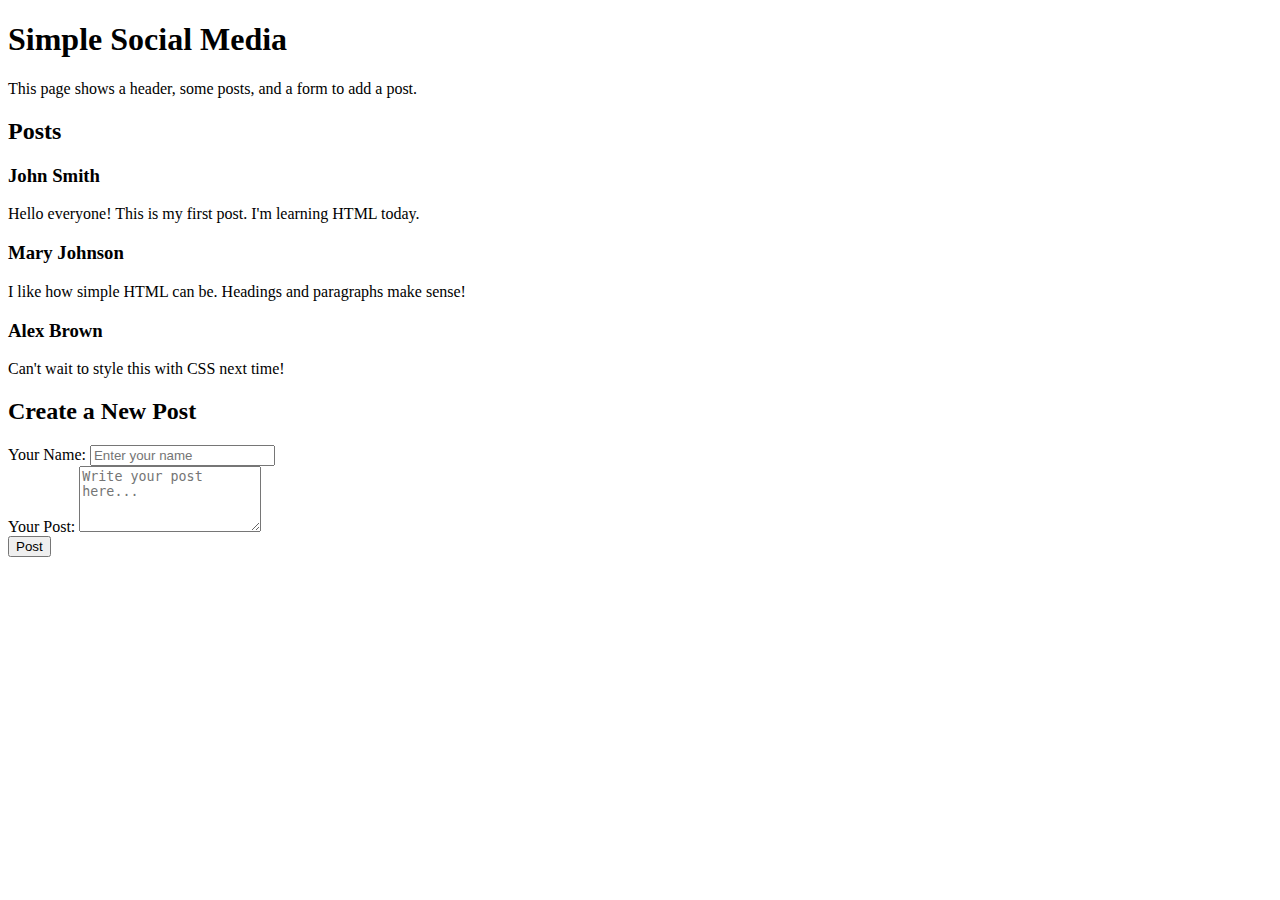
<file: instructor-notes/Sec 1/Week 2/index.html>
<!DOCTYPE html>
<!--
  SIMPLE SOCIAL MEDIA PAGE (HTML ONLY)
  Goal: Show the basics for absolute beginners using only HTML tags.
  What you'll learn here:
  1) Header with a title
  2) A few example posts
  3) A form to create a new post

  Notes:
  - No CSS is used here (we will learn styling later).
  - No JavaScript is used here (we will learn interactivity later).
  - Keep your focus on the HTML tags and their meanings.
-->
<html lang="en">
  <head>
    <!-- The <head> has information about the page that is not visible to users -->
    <meta charset="UTF-8">
    <title>Simple Social Media (HTML Only)</title>
  </head>
  <body>
    <!-- 1) HEADER: A simple title for the page -->
    <h1>Simple Social Media</h1>
    <p>This page shows a header, some posts, and a form to add a post.</p>

    <!-- 2) POSTS: A few example posts
         Each post is a simple container with a name and some text.
         We use headings for names and paragraphs for content. -->
    <h2>Posts</h2>

    <!-- Post 1 -->
    <div>
      <h3>John Smith</h3>
      <p>Hello everyone! This is my first post. I'm learning HTML today.</p>
    </div>

    <!-- Post 2 -->
    <div>
      <h3>Mary Johnson</h3>
      <p>I like how simple HTML can be. Headings and paragraphs make sense!</p>
    </div>

    <!-- Post 3 -->
    <div>
      <h3>Alex Brown</h3>
      <p>Can't wait to style this with CSS next time!</p>
    </div>

    <!-- 3) FORM: A simple form to add a new post
         action="#" means "submit to the same page" (for now, nothing happens).
         method="post" describes how the browser would send data.
         We use labels to describe inputs, an input for the name, and a textarea for the post text. -->
    <h2>Create a New Post</h2>
    <form action="#" method="post">
      <!-- Name field -->
      <div>
        <label for="name">Your Name:</label>
        <input id="name" name="name" type="text" placeholder="Enter your name">
      </div>

      <!-- Post content field -->
      <div>
        <label for="message">Your Post:</label>
        <textarea id="message" name="message" rows="4" placeholder="Write your post here..."></textarea>
      </div>

      <!-- Submit button -->
      <div>
        <button type="submit">Post</button>
      </div>
    </form>
  </body>
</html>
</file>
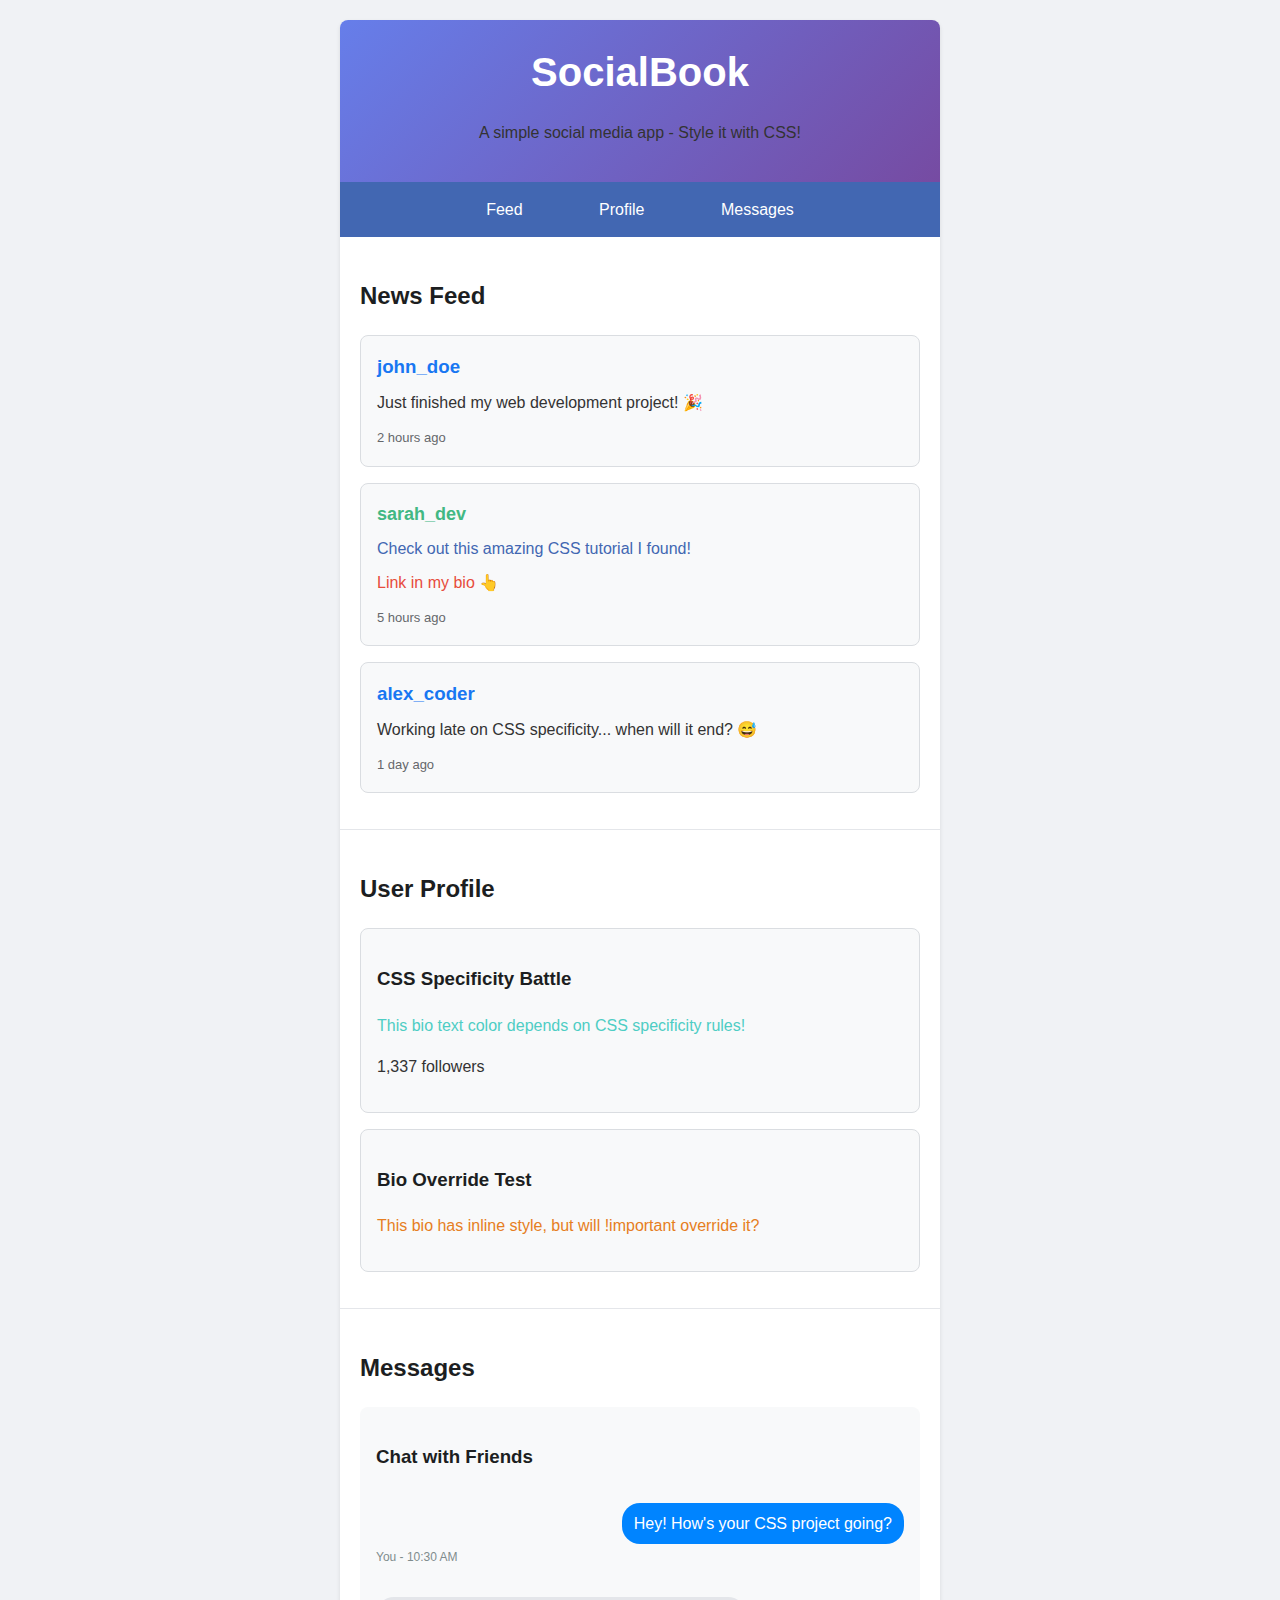
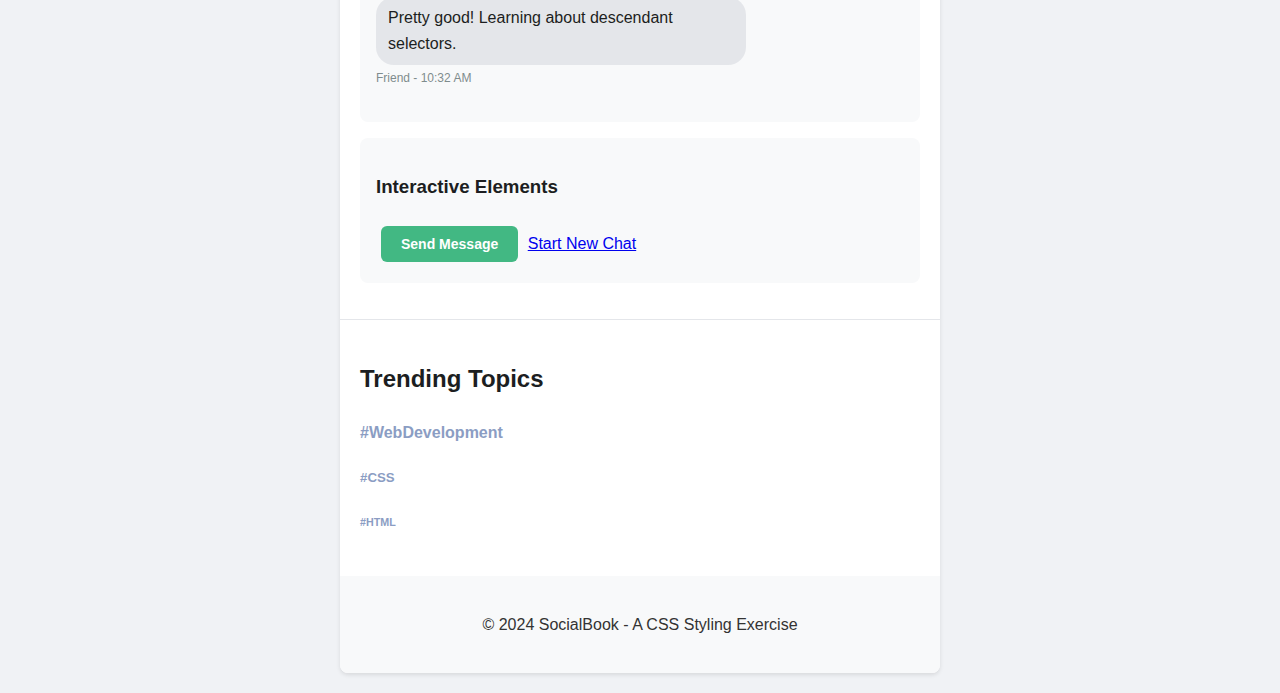
<file: submissions/201837680/3.1-css-basics/index.html>
<!DOCTYPE html>
<html lang="en">
<head>
  <meta charset="UTF-8" />
  <meta name="viewport" content="width=device-width, initial-scale=1.0"/>
  <title>SocialBook - CSS Styling Practice</title>
  <!-- Linked external CSS -->
  <link rel="stylesheet" href="styles.css" />
</head>
<body>
  <div id="app">
    <!-- Header Section -->
    <header>
      <h1>SocialBook</h1>
      <p>A simple social media app - Style it with CSS!</p>
    </header>

    <!-- Navigation -->
    <nav class="navigation">
      <a href="#feed">Feed</a>
      <a href="#profile">Profile</a>
      <a href="#messages">Messages</a>
    </nav>

    <!-- News Feed Section -->
    <section id="feed">
      <h2>News Feed</h2>

      <!-- Post 1 -->
      <div class="post">
        <h3 class="username">john_doe</h3>
        <p>Just finished my web development project! 🎉</p>
        <span class="timestamp">2 hours ago</span>
      </div>

      <!-- Post 2 - Highlighted/Pinned -->
      <div class="post highlight">
        <h3 id="featured-user" class="username">sarah_dev</h3>
        <p class="blue-text">Check out this amazing CSS tutorial I found!</p>
        <p class="red-text">Link in my bio 👆</p>
        <span class="timestamp">5 hours ago</span>
      </div>

      <!-- Post 3 -->
      <div class="post">
        <h3 class="username">alex_coder</h3>
        <p>Working late on CSS specificity... when will it end? 😅</p>
        <span class="timestamp">1 day ago</span>
      </div>
    </section>

    <!-- Profile Section -->
    <section id="profile">
      <h2>User Profile</h2>

      <div class="profile-card">
        <h3>CSS Specificity Battle</h3>
        <p class="winner" id="specificity-test">
          This bio text color depends on CSS specificity rules!
        </p>
        <p class="follower-count">1,337 followers</p>
      </div>

      <div class="profile-card">
        <h3>Bio Override Test</h3>
        <p class="important-test" style="color: blue;">
          This bio has inline style, but will !important override it?
        </p>
      </div>
    </section>

    <!-- Messages Section -->
    <section id="messages">
      <h2>Messages</h2>

      <div class="message-thread">
        <h3>Chat with Friends</h3>
        <div class="chat-container">
          <p class="message sent">Hey! How's your CSS project going?</p>
          <span class="message-time">You - 10:30 AM</span>
        </div>
        <div class="chat-container">
          <p class="message received">Pretty good! Learning about descendant selectors.</p>
          <span class="message-time">Friend - 10:32 AM</span>
        </div>
      </div>

      <div class="message-thread">
        <h3>Interactive Elements</h3>
        <button class="send-button">Send Message</button>
        <a href="#" class="chat-link">Start New Chat</a>
      </div>
    </section>

    <!-- Trending Section -->
    <section id="trending">
      <h2>Trending Topics</h2>
      <h4 class="trending-tag">#WebDevelopment</h4>
      <h5 class="trending-tag">#CSS</h5>
      <h6 class="trending-tag">#HTML</h6>
    </section>

    <!-- Footer -->
    <footer>
      <p>&copy; 2024 SocialBook - A CSS Styling Exercise</p>
    </footer>
  </div>
</body>
</html>
</file>
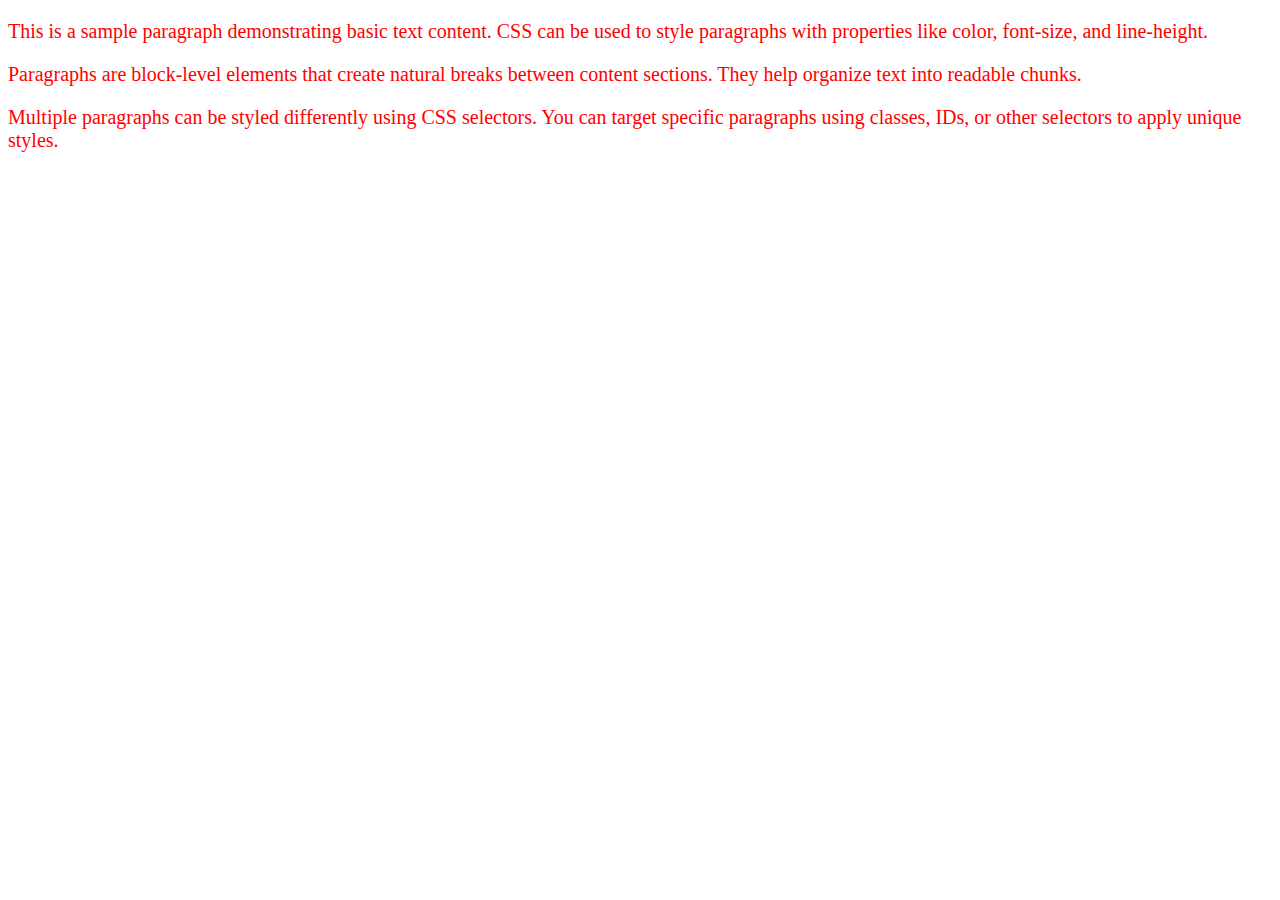
<file: instructor-notes/Sec 3/Week 3/img/index.html>
<!DOCTYPE html>
<html lang="en">

<head>
    <meta charset="UTF-8">
    <meta name="viewport" content="width=device-width, initial-scale=1.0">
    <title>Document</title>
    <style>
        p {
            color: red !important;
            font-size: 20px;
        }
    </style>
</head>

<body>
    <p style="color:blue;">This is a sample paragraph demonstrating basic text content. CSS can be used to style
        paragraphs with properties
        like color, font-size, and line-height.</p>

    <p>Paragraphs are block-level elements that create natural breaks between content sections. They help organize text
        into readable chunks.</p>

    <p>Multiple paragraphs can be styled differently using CSS selectors. You can target specific paragraphs using
        classes, IDs, or other selectors to apply unique styles.</p>
</body>

</html>
</file>
<file: submissions/201837680/3.1-css-basics/styles.css>
/* SocialBook CSS Styling Practice - Starter File */
/* Complete the TODOs below to style your social media app */

/* TODO 1: Basic Element Selectors */
/* Style all paragraphs with color: #333 and font-size: 16px */


/* Style all span elements with color: #888 and font-size: 14px */


/* TODO 2: Class Selectors */
/* Style usernames with class "username" to have color: #1877f2 and font-weight: bold */


/* Style posts with class "blue-text" to have color: #4267B2 */


/* Style posts with class "red-text" to have color: #e74c3c */


/* Style highlighted posts with class "highlight" to have background-color: #f0f2f5 and padding: 15px */


/* TODO 3: ID Selectors */
/* Style the featured user with id "featured-user" to have color: #42b883 and font-size: 18px */


/* TODO 4: Specificity Battle */
/* Create multiple rules for the bio with id "specificity-test" and class "winner" */
/* Rule 1: Use element selector p to make color: #333 */


/* Rule 2: Use class selector .winner to make color: #ff6b6b */


/* Rule 3: Use ID selector #specificity-test to make color: #4ecdc4 */


/* Rule 4: Use element + class selector p.winner to make color: #95a5a6 */


/* TODO 5: !important Override */
/* Use !important to override inline styles for class "important-test" */
/* Make the color: #e67e22 !important */


/* TODO 6: Descendant Selectors */
/* Style messages inside elements with class "chat-container" to have color: #2c3e50 */


/* Style message times inside elements with class "chat-container" to have color: #7f8c8d and font-size: 12px */


/* TODO 7: Pseudo-classes */
/* Style buttons with class "send-button" on hover to have background-color: #3b5998 and color: white */


/* Style links with class "chat-link" on hover to have color: #1877f2 and text-decoration: none */


/* TODO 8: Group Selectors */
/* Style trending tags h4, h5, h6 with class "trending-tag" to have color: #8b9dc3 and font-family: Arial */


/* TODO 9: Universal Selector */
/* Use universal selector to add box-sizing: border-box to all elements */


/* Basic Social Media Styling (Already completed for you) */
/* SocialBook CSS Styling Practice - Completed */

/* TODO 9: Universal Selector */
* { box-sizing: border-box; }

/* TODO 1: Basic Element Selectors */
p { color: #333; font-size: 16px; }
span { color: #888; font-size: 14px; }

/* TODO 2: Class Selectors */
.username { color: #1877f2; font-weight: bold; }
.blue-text { color: #4267B2; }
.red-text { color: #e74c3c; }
.highlight { background-color: #f0f2f5; padding: 15px; }

/* TODO 3: ID Selectors */
#featured-user { color: #42b883; font-size: 18px; }

/* TODO 4: Specificity Battle */
p { color: #333; }                   /* 0-0-1 */
.winner { color: #ff6b6b; }          /* 0-1-0 */
#specificity-test { color: #4ecdc4;} /* 1-0-0 (wins) */
p.winner { color: #95a5a6; }         /* 0-1-1 */

/* TODO 5: !important Override */
.important-test { color: #e67e22 !important; }

/* TODO 6: Descendant Selectors */
.chat-container .message { color: #2c3e50; }
.chat-container .message-time { color: #7f8c8d; font-size: 12px; }

/* TODO 7: Pseudo-classes */
.send-button:hover { background-color: #3b5998; color: #fff; }
.chat-link:hover { color: #1877f2; text-decoration: none; }

/* TODO 8: Group Selectors */
h4.trending-tag, h5.trending-tag, h6.trending-tag {
  color: #8b9dc3;
  font-family: Arial, sans-serif;
}

/* -------- Base UI styles (already provided) -------- */
body {
  font-family: -apple-system, BlinkMacSystemFont, 'Segoe UI', Roboto, sans-serif;
  line-height: 1.6;
  margin: 0;
  padding: 20px;
  background-color: #f0f2f5;
  color: #1c1e21;
}
#app {
  max-width: 600px;
  margin: 0 auto;
  background-color: #fff;
  border-radius: 8px;
  box-shadow: 0 2px 4px rgba(0,0,0,0.1);
  overflow: hidden;
}
header {
  background: linear-gradient(135deg, #667eea 0%, #764ba2 100%);
  color: #fff;
  text-align: center;
  padding: 20px;
}
header h1 { margin: 0 0 10px 0; font-size: 2.5rem; font-weight: 700; }
.navigation {
  background-color: #4267B2;
  padding: 15px;
  text-align: center;
}
.navigation a {
  color: #fff;
  text-decoration: none;
  margin: 0 20px;
  font-weight: 500;
  padding: 8px 16px;
  border-radius: 6px;
  transition: background-color 0.3s;
}
.navigation a:hover { background-color: rgba(255,255,255,0.1); }
section { padding: 20px; border-bottom: 1px solid #e4e6ea; }
section:last-of-type { border-bottom: none; }
.post {
  background-color: #f8f9fa;
  border: 1px solid #dadde1;
  border-radius: 8px;
  padding: 16px;
  margin: 16px 0;
}
.post h3 { margin: 0 0 8px 0; }
.post p { margin: 8px 0; }
.timestamp { color: #65676b; font-size: 13px; }
.profile-card {
  background-color: #f8f9fa;
  border: 1px solid #dadde1;
  border-radius: 8px;
  padding: 16px;
  margin: 16px 0;
}
.message-thread {
  background-color: #f8f9fa;
  border-radius: 8px;
  padding: 16px;
  margin: 16px 0;
}
.chat-container { margin: 10px 0; padding: 8px 0; }
.message {
  margin: 4px 0;
  padding: 8px 12px;
  border-radius: 18px;
  display: inline-block;
  max-width: 70%;
}
.message.sent {
  background-color: #0084ff;
  color: #fff;
  float: right;
  clear: both;
}
.message.received {
  background-color: #e4e6ea;
  color: #1c1e21;
  float: left;
  clear: both;
}
.message-time {
  font-size: 11px;
  color: #65676b;
  display: block;
  clear: both;
  margin-top: 4px;
}
button {
  background-color: #42b883;
  color: #fff;
  border: none;
  padding: 10px 20px;
  border-radius: 6px;
  cursor: pointer;
  font-size: 14px;
  font-weight: 600;
  margin: 5px;
  transition: background-color 0.3s;
}
button:hover { background-color: #369870; }
footer {
  background-color: #f8f9fa;
  text-align: center;
  padding: 20px;
  color: #65676b;
  font-size: 14px;
}
</file>
